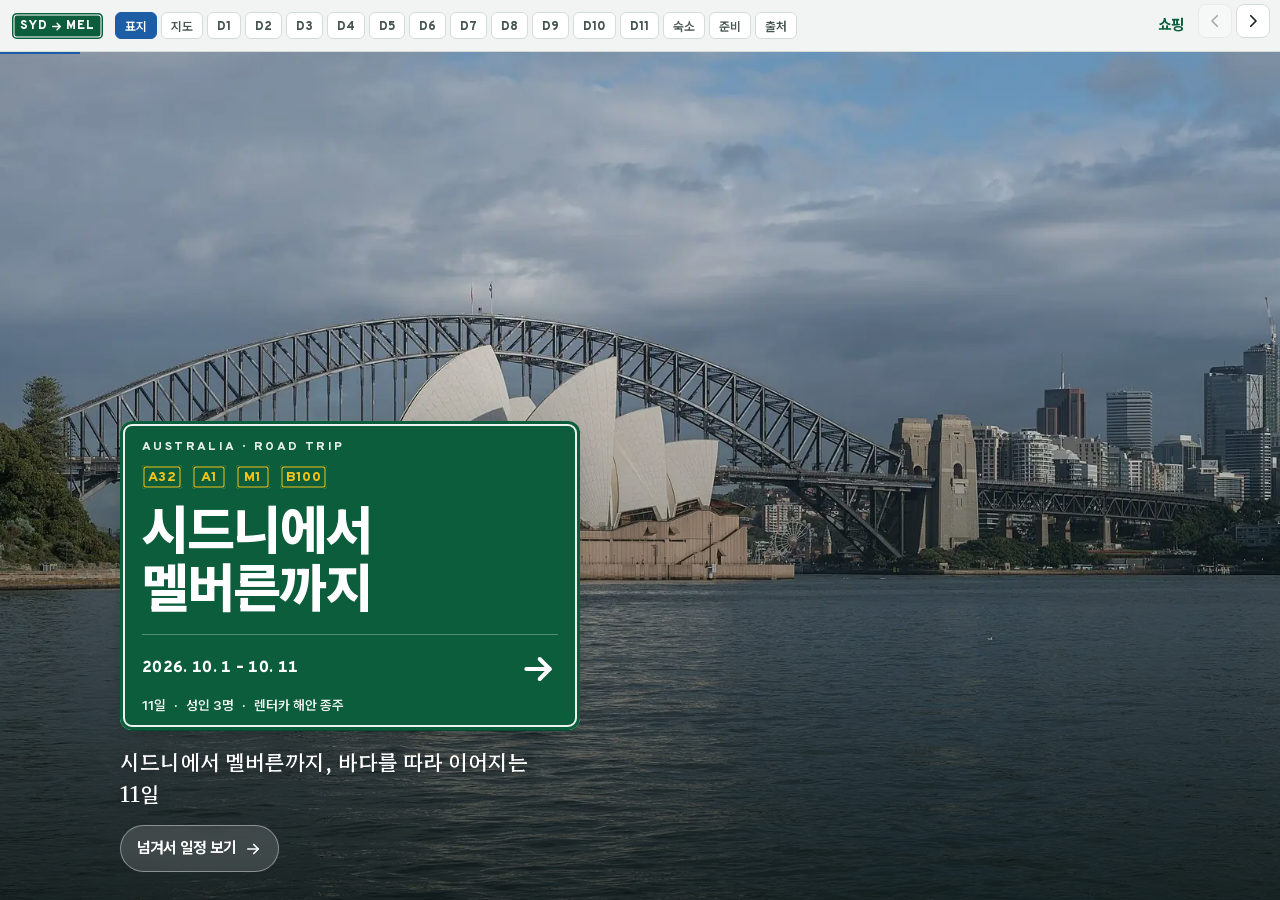
<file: index.html>
<!doctype html>
<html lang="ko">
<head>
<meta charset="utf-8">
<title>시드니에서 멜버른까지</title>
<meta name="viewport" content="width=device-width, initial-scale=1, viewport-fit=cover">
<meta name="robots" content="noindex, nofollow">
<meta name="description" content="2026년 10월 시드니→멜버른 해안 로드트립 11일 가이드">
<meta name="theme-color" content="#0B5D3B">
<link rel="icon" href="icons/icon.svg" type="image/svg+xml">
<link rel="manifest" href="manifest.webmanifest">
<link rel="apple-touch-icon" href="icons/apple-touch-icon.png">
<meta name="apple-mobile-web-app-capable" content="yes">
<meta name="apple-mobile-web-app-title" content="시드니→멜버른">
<meta name="apple-mobile-web-app-status-bar-style" content="black-translucent">
<link rel="preload" href="fonts/pretendard.woff2" as="font" type="font/woff2" crossorigin>
<link rel="stylesheet" href="style.css">
</head>
<body>
<header class="bar">
  <a class="brand" href="#cover" aria-label="표지로">
    <span class="brand-sign">SYD<svg viewBox="0 0 24 24" aria-hidden="true"><path d="M5 12h14M13 6l6 6-6 6"/></svg>MEL</span>
  </a>
  <nav class="chips" id="chips" aria-label="페이지"></nav>
  <div class="bar-btns">
    <a href="shopping.html" style="display:inline-flex;align-items:center;min-height:44px;padding:0 10px;color:#0B5D3B;font-weight:700;text-decoration:none;white-space:nowrap" aria-label="사진이 있는 호주 쇼핑 가격표">쇼핑</a>
    <button class="nav-btn" id="prev" aria-label="이전 페이지"><svg viewBox="0 0 24 24"><path d="M15 5l-7 7 7 7"/></svg></button>
    <button class="nav-btn" id="next" aria-label="다음 페이지"><svg viewBox="0 0 24 24"><path d="M9 5l7 7-7 7"/></svg></button>
  </div>
</header>
<main class="pager" id="pager"></main>
<div class="progress" aria-hidden="true"><i id="progress"></i></div>

<script src="trip.js"></script>
<script src="places.js"></script>
<script src="photos.js"></script>
<script src="map.js"></script>
<script src="app.js"></script>
</body>
</html>
</file>
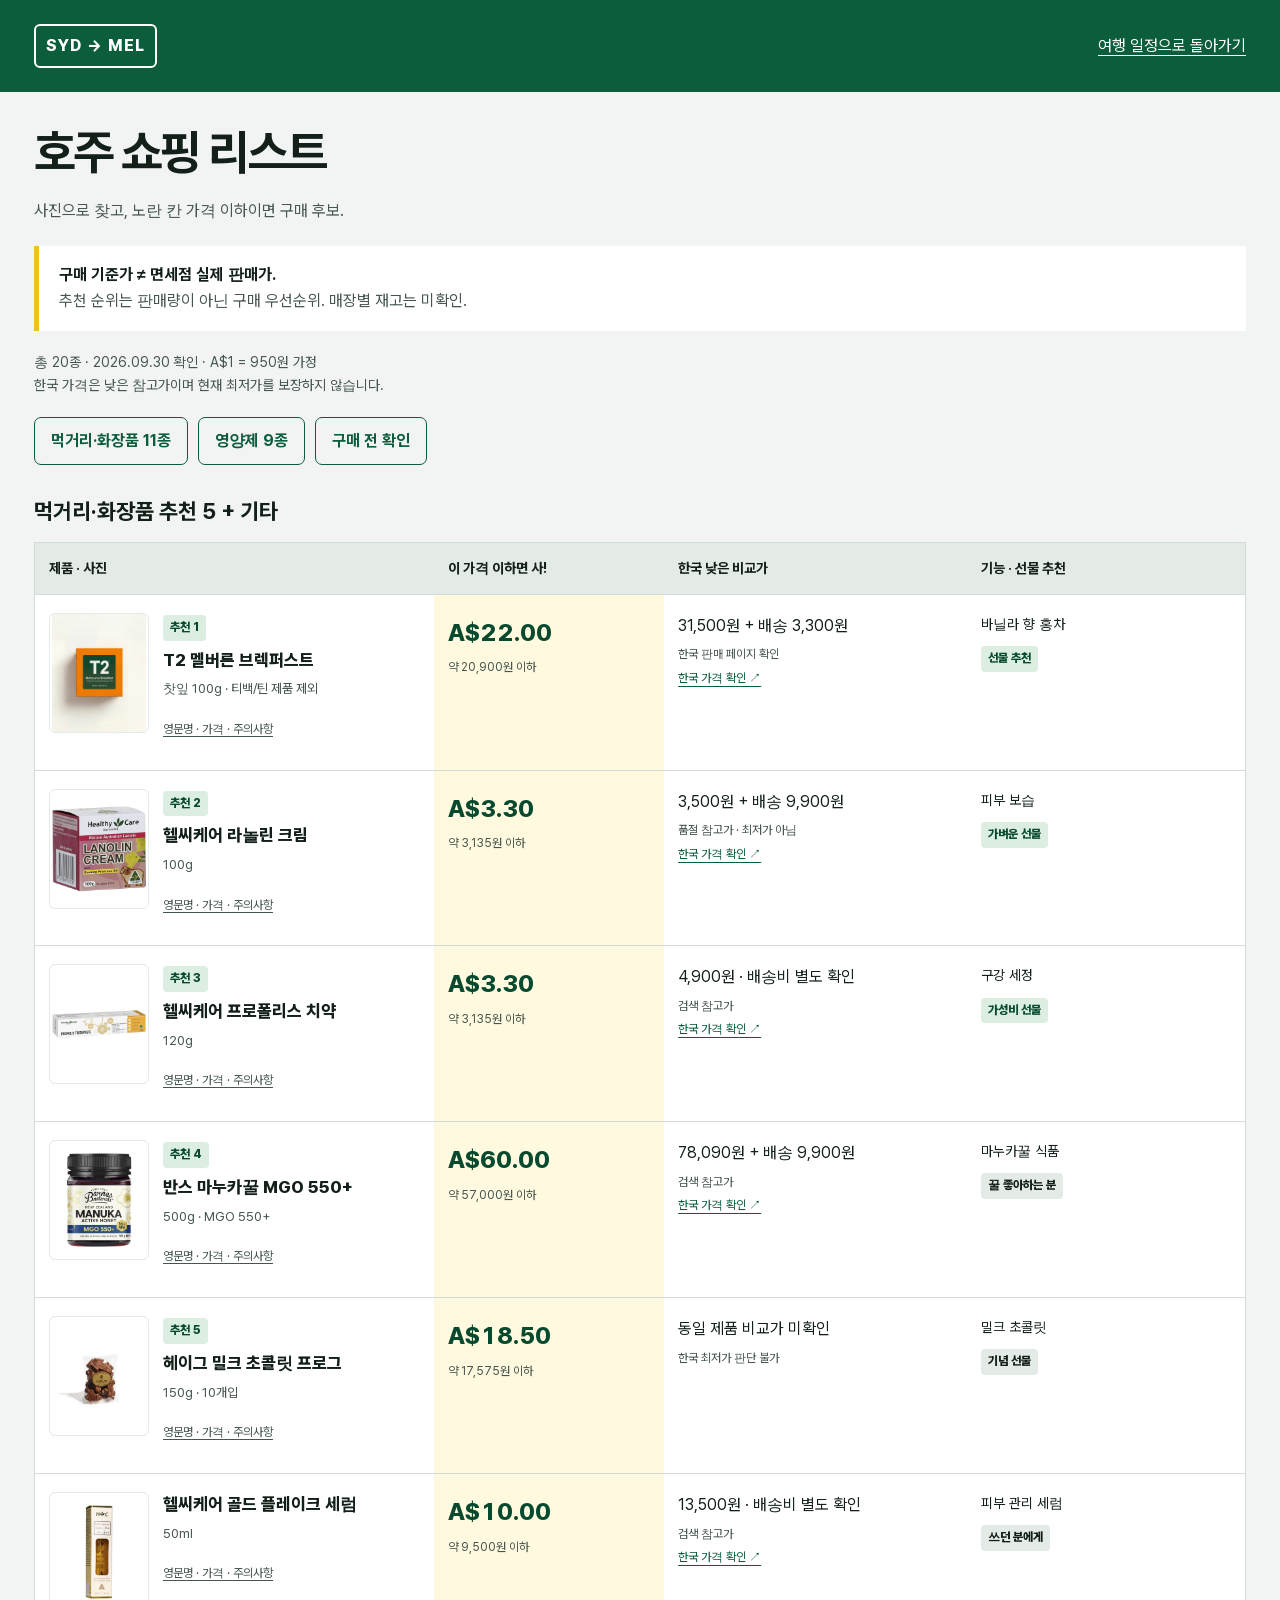
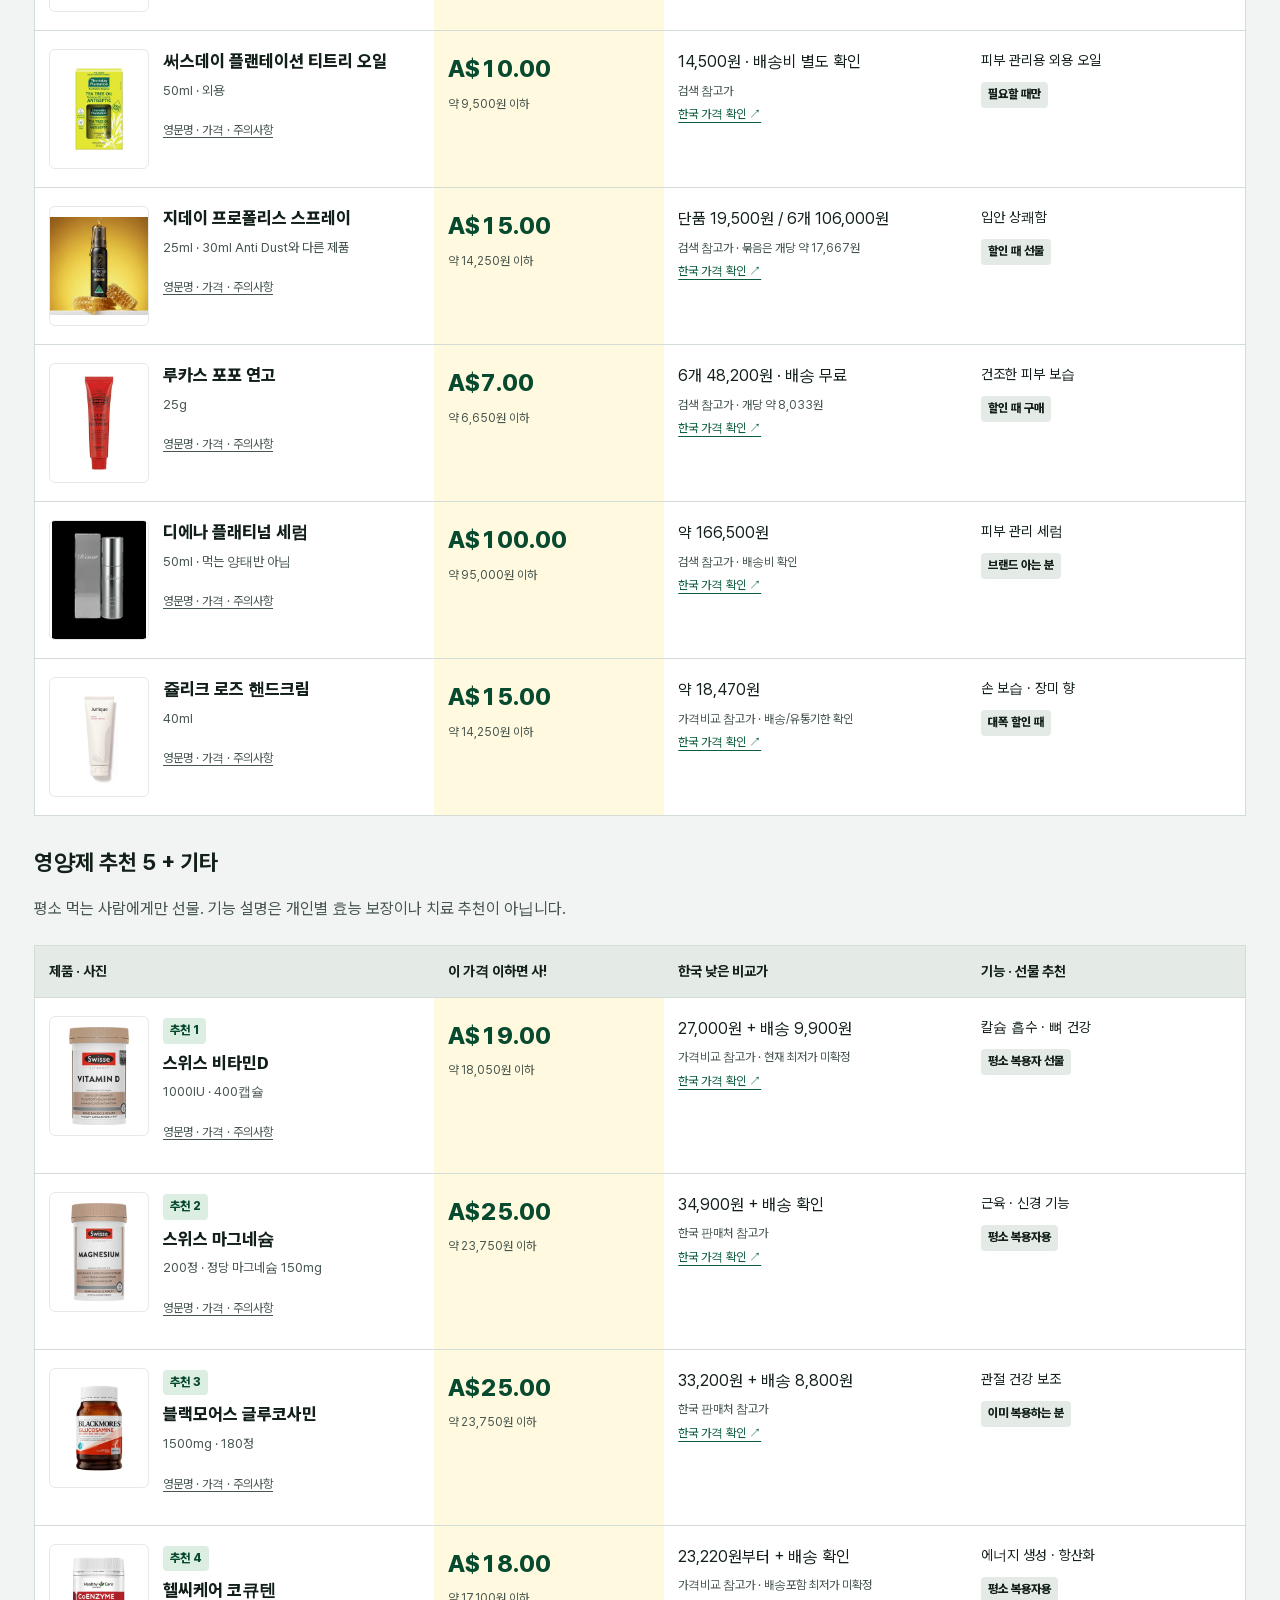
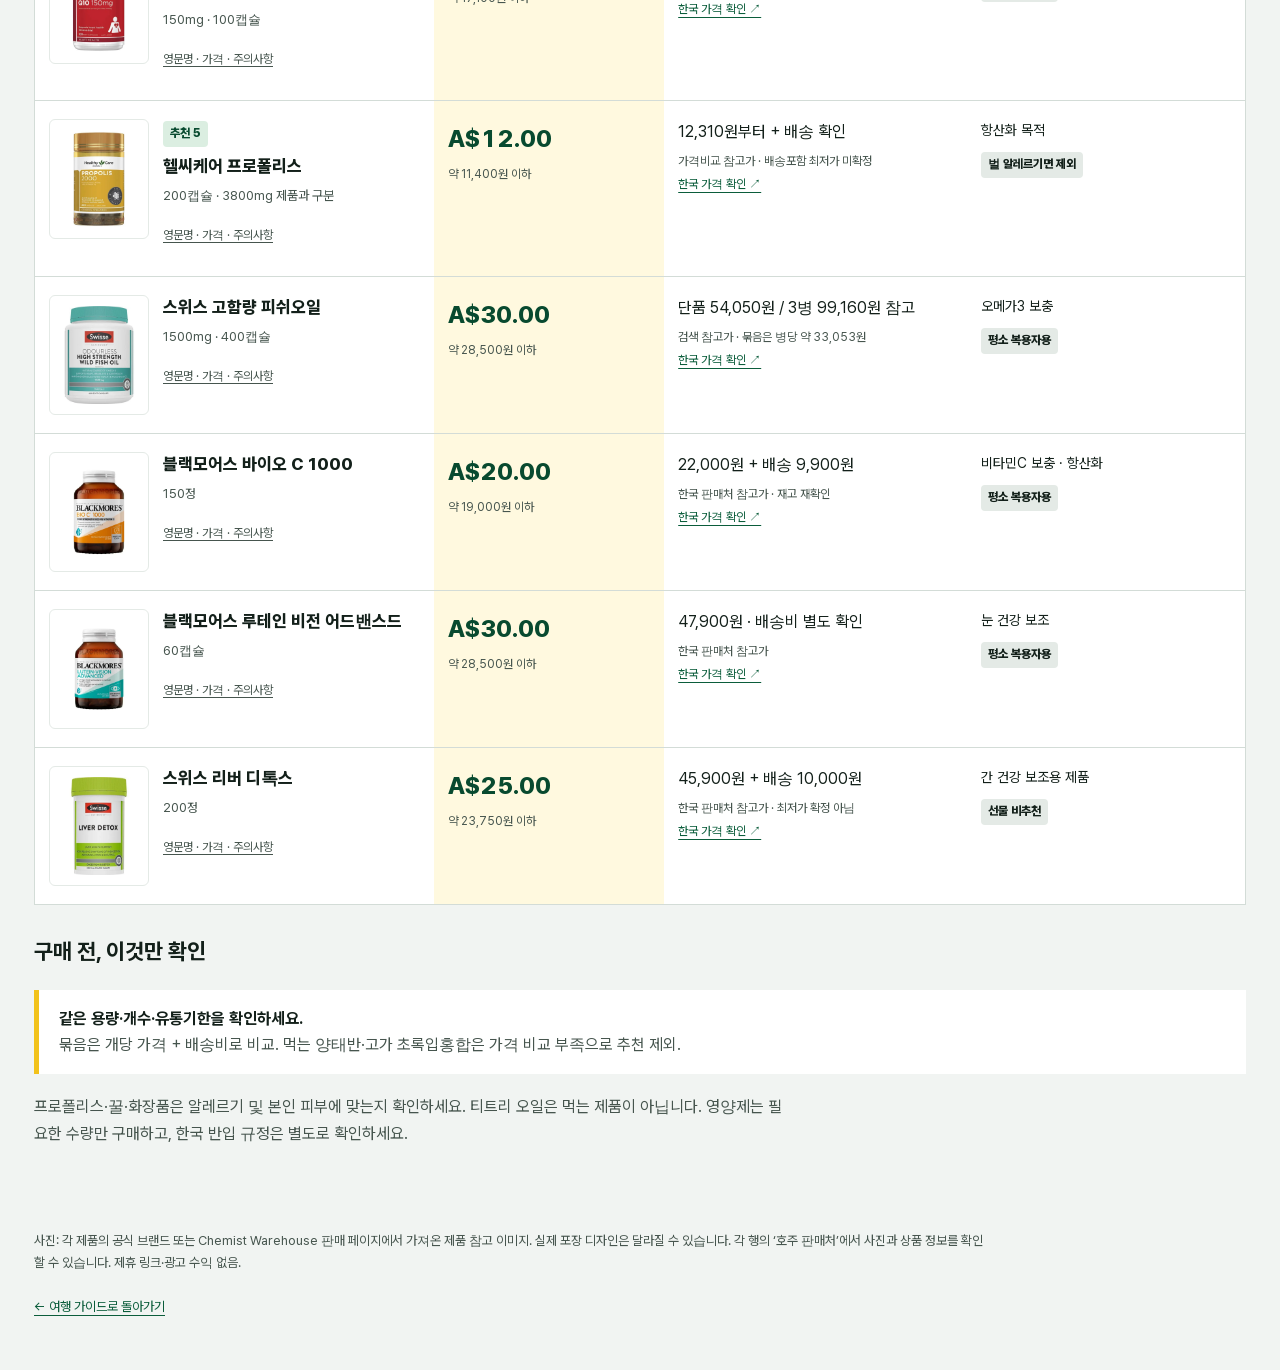
<file: shopping.html>
<!doctype html>
<html lang="ko">
<head>
<meta charset="utf-8">
<meta name="viewport" content="width=device-width,initial-scale=1">
<meta name="robots" content="noindex,nofollow">
<meta name="theme-color" content="#0B5D3B">
<title>호주 쇼핑 가격표 | 시드니→멜버른</title>
<link rel="icon" href="icons/icon.svg" type="image/svg+xml">
<style>
@font-face{font-family:Pretendard;src:url(fonts/pretendard.woff2) format('woff2');font-display:swap}
*{box-sizing:border-box}body{margin:0;background:#F1F4F2;color:#13201A;font:16px/1.65 Pretendard,'Malgun Gothic',sans-serif}a{color:#0B5D3B;text-underline-offset:4px}a:focus-visible{outline:3px solid #B78300;outline-offset:4px}header{background:#0B5D3B;color:white}header>div,main,footer{max-width:1260px;margin:auto;padding:24px}header a{color:white;display:inline-flex;align-items:center;min-height:44px}header>div{display:flex;justify-content:space-between;align-items:center;gap:16px}.sign{font-weight:800;letter-spacing:.06em;border:2px solid white;border-radius:6px;padding:3px 10px;text-decoration:none}h1{font-size:clamp(30px,5vw,48px);line-height:1.2;margin:8px 0 16px;letter-spacing:-.04em}h2{font-size:22px;margin:28px 0 12px}.eyebrow{font-size:13px;color:#46554E;font-weight:700;letter-spacing:.08em}.lead{max-width:760px;color:#46554E;margin-bottom:22px}.notice{background:#fff;border-left:5px solid #F2C21B;padding:16px 20px;margin:20px 0;color:#46554E}.notice strong{color:#13201A}.jump{display:flex;gap:10px;flex-wrap:wrap;margin:20px 0}.jump a{border:1px solid #0B5D3B;border-radius:7px;padding:10px 16px;text-decoration:none;font-weight:700;min-height:44px}.count{color:#46554E;font-size:14px}table{width:100%;border-collapse:collapse;background:#fff;border:1px solid #D3DCD7;table-layout:fixed}caption{text-align:left;padding:14px 0;font-weight:700}th{background:#E4EAE6;text-align:left;font-size:14px;padding:14px}td{padding:18px 14px;border-top:1px solid #D3DCD7;vertical-align:top;overflow-wrap:anywhere}th:first-child{width:30%}th:nth-child(2){width:16%}th:nth-child(3){width:18%}th:nth-child(4){width:15%}th:nth-child(5){width:21%}.product{display:grid;grid-template-columns:100px 1fr;gap:14px;align-items:start}.product img{width:100px;height:120px;object-fit:contain;background:white;border:1px solid #E4EAE6;border-radius:6px}.name{font-weight:800;font-size:17px;line-height:1.45;margin:0 0 5px}.en{font-size:12px;color:#46554E;line-height:1.4}.spec{font-size:13px;color:#46554E;margin-top:6px}small{display:block;font-size:12px;color:#46554E;line-height:1.55;margin-top:6px}.price{display:block;font-size:19px;font-weight:800;font-variant-numeric:tabular-nums;white-space:nowrap}.ceiling{background:#FFF9DF}.ceiling .price{color:#084A2F;font-size:24px}.tag{display:inline-block;font-size:12px;font-weight:800;background:#E4EAE6;border-radius:4px;padding:3px 7px;margin-bottom:7px}.good{background:#DBEEE1;color:#084A2F}.reason{font-size:14px;margin:0}.source{display:inline-block;padding:5px 0;min-height:32px;font-size:12px}footer{color:#46554E;font-size:13px;padding-bottom:40px}footer p{max-width:950px}.back{display:inline-block;min-height:44px;padding:10px 0}tr[id]{scroll-margin-top:16px}
@media(max-width:800px){header>div,main,footer{padding:16px}header>div{flex-wrap:wrap}thead{display:none}table,tbody{display:block;border:0;background:transparent}tr{display:grid;grid-template-columns:1fr 1fr;background:white;border:1px solid #D3DCD7;border-radius:10px;margin-bottom:16px;overflow:hidden}td{display:block;padding:12px 14px;border:0;font-size:14px;min-width:0}td:before{content:attr(data-label);display:block;color:#46554E;font-size:12px;font-weight:700;margin-bottom:5px}td:first-child{grid-column:1/-1;border-bottom:1px solid #E4EAE6}td:first-child:before{display:none}.product{grid-template-columns:80px 1fr}.product img{width:80px;height:105px}.ceiling{grid-column:1/-1;grid-row:2;display:flex;flex-wrap:wrap;align-items:center;gap:6px 14px}.ceiling:before{margin:0}.ceiling small{margin:0}.ceiling .price{font-size:25px}td:last-child{grid-column:1/-1;border-top:1px solid #E4EAE6}.source{min-height:44px}.name{font-size:17px}h2{margin-top:24px}}
@media print{header,.jump,.source,.back{display:none}body{background:white;font-size:12px}main,footer{padding:0}tr{break-inside:avoid}.notice{padding:8px}th,td{padding:8px}.product img{width:60px;height:80px}.product{grid-template-columns:60px 1fr}.price,.ceiling .price{font-size:16px}}
th:first-child{width:33%}th:nth-child(2){width:19%}th:nth-child(3){width:25%}th:nth-child(4){width:23%}details{margin-top:8px;font-size:12px}summary{cursor:pointer;min-height:44px;display:flex;align-items:center;text-decoration:underline;text-underline-offset:3px;color:#46554E}summary:focus-visible{outline:3px solid #B78300}.reason{margin-bottom:8px}@media(max-width:800px){td:nth-child(3){grid-column:1/-1}td:last-child{grid-column:1/-1}.ceiling{display:block}.ceiling:before{margin-bottom:5px}details .source{display:block}}
</style>
</head>
<body>
<header><div><a class="sign" href="index.html#cover">SYD → MEL</a><a href="index.html#day1">여행 일정으로 돌아가기</a></div></header>
<main>
<h1>호주 쇼핑 리스트</h1>
<p class="lead">사진으로 찾고, 노란 칸 가격 이하이면 구매 후보.</p>
<div class="notice"><strong>구매 기준가 ≠ 면세점 실제 판매가.</strong><br>추천 순위는 판매량이 아닌 구매 우선순위. 매장별 재고는 미확인.</div>
<p class="count">총 20종 · 2026.09.30 확인 · A$1 = 950원 가정<br>한국 가격은 낮은 참고가이며 현재 최저가를 보장하지 않습니다.</p>
<nav class="jump" aria-label="쇼핑 분류"><a href="#gifts">먹거리·화장품 11종</a><a href="#supplements">영양제 9종</a><a href="#before-buy">구매 전 확인</a></nav>
<h2 id="gifts">먹거리·화장품 추천 5 + 기타</h2>
<table aria-label="먹거리와 화장품 가격 비교"><thead><tr><th scope="col">제품 · 사진</th><th scope="col">이 가격 이하면 사!</th><th scope="col">한국 낮은 비교가</th><th scope="col">기능 · 선물 추천</th></tr></thead><tbody id="gift-rows"></tbody></table>
<h2 id="supplements">영양제 추천 5 + 기타</h2>
<p class="lead">평소 먹는 사람에게만 선물. 기능 설명은 개인별 효능 보장이나 치료 추천이 아닙니다.</p>
<table aria-label="영양제 가격 비교"><thead><tr><th scope="col">제품 · 사진</th><th scope="col">이 가격 이하면 사!</th><th scope="col">한국 낮은 비교가</th><th scope="col">기능 · 선물 추천</th></tr></thead><tbody id="supplement-rows"></tbody></table>
<h2 id="before-buy">구매 전, 이것만 확인</h2>
<div class="notice"><strong>같은 용량·개수·유통기한을 확인하세요.</strong><br>묶음은 개당 가격 + 배송비로 비교. 먹는 양태반·고가 초록입홍합은 가격 비교 부족으로 추천 제외.</div>
<p class="lead">프로폴리스·꿀·화장품은 알레르기 및 본인 피부에 맞는지 확인하세요. 티트리 오일은 먹는 제품이 아닙니다. 영양제는 필요한 수량만 구매하고, 한국 반입 규정은 별도로 확인하세요.</p>
<noscript><p>제품표를 보려면 브라우저의 JavaScript를 켜주세요.</p></noscript>
</main>
<footer><p>사진: 각 제품의 공식 브랜드 또는 Chemist Warehouse 판매 페이지에서 가져온 제품 참고 이미지. 실제 포장 디자인은 달라질 수 있습니다. 각 행의 ‘호주 판매처’에서 사진과 상품 정보를 확인할 수 있습니다. 제휴 링크·광고 수익 없음.</p><a class="back" href="index.html#cover">← 여행 가이드로 돌아가기</a></footer>
<script id="products" type="application/json">
[{"key":"t2","name":"T2 멜버른 브렉퍼스트","en":"Melbourne Breakfast Loose Leaf Cube","spec":"찻잎 100g · 티백/틴 제품 제외","au":22,"store":"T2 공식","kr":"31,500원 + 배송 3,300원","status":"한국 판매 페이지 확인","limit":22,"tag":"선물 추천","good":true,"reason":"가볍고 지역색 있는 선물. 찻잎 100g 기준.","url":"https://www.t2tea.com/products/melbourne-breakfast-loose-leaf-cube-100g?variant=47094563307773","kurl":"https://www.coupang.com/vp/products/8288691190","rank":1,"function":"바닐라 향 홍차"},
{"key":"lanolin","name":"헬씨케어 라놀린 크림","en":"Lanolin Cream with Evening Primrose Oil","spec":"100g","au":3.29,"store":"Chemist Warehouse","kr":"3,500원 + 배송 9,900원","status":"품절 참고가 · 최저가 아님","limit":3.3,"tag":"가벼운 선물","good":true,"reason":"피부에 맞을 때 소량 구매. 한국 비교가는 품절.","url":"https://www.chemistwarehouse.com.au/buy/74143/healthy-care-lanolin-cream-with-evening-primrose-oil-100g","kurl":"https://vitaminprince.com/product/헬씨케어-라놀린-크림-달맞이꽃-종자유-100g-healthy-care-lanolin-cream-with-evening-prim/844","rank":2,"function":"피부 보습"},
{"key":"toothpaste","name":"헬씨케어 프로폴리스 치약","en":"Healthy Care Propolis Toothpaste","spec":"120g","au":3.29,"store":"Chemist Warehouse","kr":"4,900원 · 배송비 별도 확인","status":"검색 참고가","limit":3.3,"tag":"가성비 선물","good":true,"reason":"프로폴리스 알레르기 주의. 일반 치약보다 우수하다는 뜻은 아님.","url":"https://www.chemistwarehouse.com.au/buy/59410/healthy-care-propolis-toothpaste-120g","kurl":"https://www.hojuplus.com/mobile/shop/ProdDetailMobile.php?PMInc=5254","rank":3,"function":"구강 세정"},
{"key":"gold","name":"헬씨케어 골드 플레이크 세럼","en":"Anti Ageing Gold Flake Face Serum","spec":"50ml","au":10.19,"store":"Chemist Warehouse","kr":"13,500원 · 배송비 별도 확인","status":"검색 참고가","limit":10,"tag":"쓰던 분에게","reason":"금 성분이 더 좋은 효과를 보장하지는 않음.","url":"https://www.chemistwarehouse.com.au/buy/69364/healthy-care-anti-ageing-gold-flake-face-serum-50ml","kurl":"https://www.hojuplus.com/shop/ProdMain.php?Ccode1=3&Ccode2=1&Ccode3=43&Ccode4=0&orderType=Score","function":"피부 관리 세럼"},
{"key":"teatree","name":"써스데이 플랜테이션 티트리 오일","en":"Thursday Plantation Tea Tree Oil","spec":"50ml · 외용","au":11.99,"store":"Chemist Warehouse","kr":"14,500원 · 배송비 별도 확인","status":"검색 참고가","limit":10,"tag":"필요할 때만","reason":"먹는 제품 아님. 피부 자극 주의.","url":"https://www.chemistwarehouse.com.au/buy/39927/thursday-plantation-tea-tree-pure-oil-50ml","kurl":"https://m.greenmussel.kr/goods/goods_list.php?brandCd=070","function":"피부 관리용 외용 오일"},
{"key":"honey","name":"반스 마누카꿀 MGO 550+","en":"Barnes Naturals New Zealand Manuka Honey","spec":"500g · MGO 550+","au":65.49,"store":"Chemist Warehouse","kr":"78,090원 + 배송 9,900원","status":"검색 참고가","limit":60,"tag":"꿀 좋아하는 분","reason":"MGO 550+·500g 동일품 비교. 치료 효과 추천 아님.","url":"https://www.chemistwarehouse.com.au/buy/149331/barnes-naturals-new-zealand-manuka-honey-500g-mgo-550","kurl":"https://hnbaustralia.com.au/category/barnes-naturals/1196/","rank":4,"function":"마누카꿀 식품"},
{"key":"spray","name":"지데이 프로폴리스 스프레이","en":"G’day Pure Breath Propolis Spray","spec":"25ml · 30ml Anti Dust와 다른 제품","au":18.5,"store":"G’day Honey 공식","kr":"단품 19,500원 / 6개 106,000원","status":"검색 참고가 · 묶음은 개당 약 17,667원","limit":15,"tag":"할인 때 선물","reason":"벌 제품 알레르기 주의. 25ml와 30ml 제품 구분.","url":"https://gdayhoney.com.au/collections/immunity-on-the-go","kurl":"https://www.coupang.com/vp/products/9337325148","function":"입안 상쾌함"},
{"key":"papaw","name":"루카스 포포 연고","en":"Lucas Papaw Ointment","spec":"25g","au":8.54,"store":"Chemist Warehouse","kr":"6개 48,200원 · 배송 무료","status":"검색 참고가 · 개당 약 8,033원","limit":7,"tag":"할인 때 구매","reason":"호주 현재가보다 한국 묶음 참고가가 조금 낮음.","url":"https://www.chemistwarehouse.com.au/buy/41820/lucas-papaw-ointment-25g","kurl":"https://www.coupang.com/np/search?q=루카스+포포크림","function":"건조한 피부 보습"},
{"key":"dena","name":"디에나 플래티넘 세럼","en":"D’ena Platinum Enriched Serum","spec":"50ml · 먹는 양태반 아님","au":140,"store":"D’ena 공식","kr":"약 166,500원","status":"검색 참고가 · 배송비 확인","limit":100,"tag":"브랜드 아는 분","reason":"먹는 양태반 아님. 품질 우위까지 확인된 것은 아님.","url":"https://denaskincare.com.au/products/platinum-enriched-serum-50ml","kurl":"https://www.coupang.com/vp/products/5830606044","function":"피부 관리 세럼"},
{"key":"jurlique","name":"쥴리크 로즈 핸드크림","en":"Jurlique Rose Hand Cream","spec":"40ml","au":38,"store":"Jurlique 공식","kr":"약 18,470원","status":"가격비교 참고가 · 배송/유통기한 확인","limit":15,"tag":"대폭 할인 때","reason":"호주 공식 정상가는 한국 참고가보다 비쌈.","url":"https://jurlique.com.au/products/rose-hand-cream","kurl":"https://prod.danawa.com/info/?pcode=36831143","function":"손 보습 · 장미 향"},
{"key":"haigh","name":"헤이그 밀크 초콜릿 프로그","en":"Haigh’s Milk Chocolate Frogs","spec":"150g · 10개입","au":18.5,"store":"Haigh’s 공식","kr":"동일 제품 비교가 미확인","status":"한국 최저가 판단 불가","limit":18.5,"tag":"기념 선물","reason":"공식가 이하 기준. 한국보다 저렴하다고 확인한 상품은 아님.","url":"https://www.haighschocolates.com.au/milk-chocolate-frogs-140g-simple","kurl":"","rank":5,"function":"밀크 초콜릿"},
{"key":"fish","group":"supplement","name":"스위스 고함량 피쉬오일","en":"Swisse Odourless High Strength Wild Fish Oil","spec":"1500mg · 400캡슐","au":39.99,"store":"Chemist Warehouse","kr":"단품 54,050원 / 3병 99,160원 참고","status":"검색 참고가 · 묶음은 병당 약 33,053원","limit":30,"tag":"평소 복용자용","reason":"한국 묶음가와 비교. 1500mg은 어유량이며 EPA·DHA 합계 아님.","url":"https://www.chemistwarehouse.com.au/buy/67489/swisse-ultiboost-odourless-high-strength-wild-fish-oil-1500mg-400-capsules","kurl":"https://www.coupang.com/np/search?q=스위스+오메가3","function":"오메가3 보충"},
{"key":"vitc","group":"supplement","name":"블랙모어스 바이오 C 1000","en":"Blackmores Bio C 1000","spec":"150정","au":21.99,"store":"Chemist Warehouse","kr":"22,000원 + 배송 9,900원","status":"한국 판매처 참고가 · 재고 재확인","limit":20,"tag":"평소 복용자용","reason":"다른 비타민 제품과 성분 중복 확인.","url":"https://www.chemistwarehouse.com.au/buy/150406/blackmores-bio-c-1000-150-tablets","kurl":"https://www.shopnmallkorea.com/goods/goods_view.php?goodsNo=1000000510","function":"비타민C 보충 · 항산화"},
{"key":"lutein","group":"supplement","name":"블랙모어스 루테인 비전 어드밴스드","en":"Blackmores Lutein Vision Advanced","spec":"60캡슐","au":34.99,"store":"Chemist Warehouse","kr":"47,900원 · 배송비 별도 확인","status":"한국 판매처 참고가","limit":30,"tag":"평소 복용자용","reason":"국내 동명 제품과 함량·성분이 다를 수 있음.","url":"https://www.chemistwarehouse.com.au/buy/103402/blackmores-lutein-vision-advanced-60-capsules","kurl":"https://spriser.cafe24.com/product/list.html?cate_no=152","function":"눈 건강 보조"},
{"key":"liver","group":"supplement","name":"스위스 리버 디톡스","en":"Swisse Ultiboost Liver Detox","spec":"200정","au":28.99,"store":"Chemist Warehouse","kr":"45,900원 + 배송 10,000원","status":"한국 판매처 참고가 · 최저가 확정 아님","limit":25,"tag":"선물 비추천","reason":"디톡스라는 이름이 치료 효과를 보장하지 않음.","url":"https://www.chemistwarehouse.com.au/buy/80460/swisse-ultiboost-liver-detox-200-tablets","kurl":"https://m.gmarket.co.kr/n/minishop/hoju09/list?isShopCategory=false&lcode=100000068","function":"간 건강 보조용 제품"},
{"key":"vitd","rank":1,"name":"스위스 비타민D","en":"Swisse Vitamin D","spec":"1000IU · 400캡슐","au":19.49,"kr":"27,000원 + 배송 9,900원","status":"가격비교 참고가 · 현재 최저가 미확정","limit":19,"function":"칼슘 흡수 · 뼈 건강","tag":"평소 복용자 선물","reason":"다른 비타민D 제품과 중복 확인.","url":"https://www.chemistwarehouse.com.au/buy/69162/swisse-vitamin-d-400-capsules","kurl":"https://www.enuri.com/detail.jsp?modelno=27232106","group":"supplement","store":"Chemist Warehouse"},
{"key":"magnesium","rank":2,"name":"스위스 마그네슘","en":"Swisse Ultiboost Magnesium","spec":"200정 · 정당 마그네슘 150mg","au":26.49,"kr":"34,900원 + 배송 확인","status":"한국 판매처 참고가","limit":25,"function":"근육 · 신경 기능","tag":"평소 복용자용","reason":"신장 질환·복용약이 있으면 약사에게 먼저 확인.","url":"https://www.chemistwarehouse.com.au/buy/69163/swisse-ultiboost-magnesium-200-tablets","kurl":"https://www.11st.co.kr/products/2330672778","group":"supplement","store":"Chemist Warehouse"},
{"key":"glucosamine","rank":3,"name":"블랙모어스 글루코사민","en":"Blackmores Glucosamine Sulfate One-A-Day","spec":"1500mg · 180정","au":27.99,"kr":"33,200원 + 배송 8,800원","status":"한국 판매처 참고가","limit":25,"function":"관절 건강 보조","tag":"이미 복용하는 분","reason":"효과 개인차. 와파린 등 복용약이 있으면 전문가 확인.","url":"https://www.chemistwarehouse.com.au/buy/58934/blackmores-glucosamine-sulfate-1500mg-one-a-day-180-tablets","kurl":"https://www.nzlandshop.com/goods/goods_view.php?goodsNo=5118","group":"supplement","store":"Chemist Warehouse"},
{"key":"coq10","rank":4,"name":"헬씨케어 코큐텐","en":"Healthy Care CoEnzyme Q10","spec":"150mg · 100캡슐","au":20.99,"kr":"23,220원부터 + 배송 확인","status":"가격비교 참고가 · 배송포함 최저가 미확정","limit":18,"function":"에너지 생성 · 항산화","tag":"평소 복용자용","reason":"심장병 치료용 추천 아님. 복용약과 병용 여부 확인.","url":"https://www.chemistwarehouse.com.au/buy/67884/healthy-care-coenzyme-q10-150mg-100-capsules","kurl":"https://www.enuri.com/search.jsp?keyword=코엔자임Q10효능","group":"supplement","store":"Chemist Warehouse"},
{"key":"propolis","rank":5,"name":"헬씨케어 프로폴리스","en":"Healthy Care Propolis 2000mg","spec":"200캡슐 · 3800mg 제품과 구분","au":14.39,"kr":"12,310원부터 + 배송 확인","status":"가격비교 참고가 · 배송포함 최저가 미확정","limit":12,"function":"항산화 목적","tag":"벌 알레르기면 제외","reason":"한국 상품가도 낮으므로 묶음가까지 비교.","url":"https://www.chemistwarehouse.com.au/buy/69367/healthy-care-propolis-2000mg-200-capsules","kurl":"https://www.enuri.com/list.jsp?cate=15012502&tabType=1","group":"supplement","store":"Chemist Warehouse"}]
</script>
<script>
const products=JSON.parse(document.getElementById('products').textContent);
const money=n=>Math.round(n*950).toLocaleString('ko-KR');
const safe=s=>String(s).replace(/[&<>"']/g,c=>({'&':'&amp;','<':'&lt;','>':'&gt;','"':'&quot;',"'":'&#39;'}[c]));
const row=p=>`<tr><td data-label="제품"><div class="product"><img src="img/shop-${p.key}-S.webp" alt="${safe(p.en)} 제품 사진" width="100" height="120" loading="lazy"><div>${p.rank?`<span class="tag good">추천 ${p.rank}</span>`:''}<p class="name">${safe(p.name)}</p><div class="spec">${safe(p.spec)}</div><details><summary>영문명 · 가격 · 주의사항</summary><small>${safe(p.en)}<br>호주 참고 A$${p.au.toFixed(2)} · ${safe(p.store)}<br>${safe(p.reason)}</small><a class="source" href="${safe(p.url)}" target="_blank" rel="noopener noreferrer">호주 판매처 ↗</a></details></div></div></td><td class="ceiling" data-label="이 가격 이하면 사!"><span class="price">A$${p.limit.toFixed(2)}</span><small>약 ${money(p.limit)}원 이하</small></td><td data-label="한국 낮은 비교가">${safe(p.kr)}<small>${safe(p.status)}</small>${p.kurl?`<a class="source" href="${safe(p.kurl)}" target="_blank" rel="noopener noreferrer">한국 가격 확인 ↗</a>`:''}</td><td data-label="기능 · 선물 추천"><p class="reason">${safe(p.function)}</p><span class="tag ${p.good?'good':''}">${safe(p.tag)}</span></td></tr>`;
document.getElementById('gift-rows').innerHTML=products.filter(p=>!p.group).sort((a,b)=>(a.rank||99)-(b.rank||99)).map(row).join('');
document.getElementById('supplement-rows').innerHTML=products.filter(p=>p.group==='supplement').sort((a,b)=>(a.rank||99)-(b.rank||99)).map(row).join('');
if('serviceWorker' in navigator&&location.protocol!=='file:')navigator.serviceWorker.register('sw.js').catch(()=>{});
</script>
</body>
</html>
</file>
<file: style.css>
/* ─────────────────────────────────────────────
   시드니에서 멜버른까지 — 호주 도로표지판 × 매거진
   ───────────────────────────────────────────── */

@font-face { font-family: "Pretendard"; src: url("fonts/pretendard.woff2") format("woff2"); font-weight: 100 900; font-display: swap; }
@font-face { font-family: "Hahmlet"; src: url("fonts/hahmlet.woff2") format("woff2"); font-weight: 100 900; font-display: swap; }
@font-face { font-family: "Overpass"; src: url("fonts/overpass.woff2") format("woff2"); font-weight: 100 900; font-display: swap; }

:root {
  /* 바탕 — 유칼립투스 잎 쪽으로 살짝 기운 회녹색 */
  --paper: #F1F4F2;
  --paper-2: #E4EAE6;
  --card: #FFFFFF;
  --ink: #13201A;
  --ink-2: #46554E;
  --ink-3: #74837C;
  --line: #D3DCD7;
  --sea: #D5E4E6;
  --land: #F8FAF7;
  --land-edge: #B9C8C1;

  /* 도로표지판 */
  --sign: #0B5D3B;
  --sign-deep: #084A2F;
  --sign-ink: #FFFFFF;
  --gold: #F2C21B;
  --warn: #F6C519;
  --warn-ink: #15130A;
  --ok: #1D7A4C;

  /* 지역색 */
  --r-sydney: #1D5DA6;
  --r-mountain: #4B7A58;
  --r-coast: #A8762F;
  --r-ocean: #0B6A73;
  --r-melbourne: #8B3861;
  --r-saigon: #BF3328;
  --r-home: #55606B;

  --accent: var(--sign);
  --bar-h: 52px;

  --f-body: "Pretendard", "Apple SD Gothic Neo", "Malgun Gothic", system-ui, sans-serif;
  --f-head: "Hahmlet", "Nanum Myeongjo", "AppleMyungjo", "Batang", serif;
  --f-sign: "Overpass", "Pretendard", "Arial Narrow", system-ui, sans-serif;

  color-scheme: light;
}
@media (prefers-color-scheme: dark) {
  :root:not([data-theme="light"]) {
    --paper: #0D1411; --paper-2: #141D19; --card: #17211C;
    --ink: #E3EAE6; --ink-2: #A8B5AE; --ink-3: #7B8983; --line: #26332D;
    --sea: #12242A; --land: #1B2621; --land-edge: #33443C;
    --sign: #0E6B45; --sign-deep: #0A5234;
    --r-sydney: #6FA2E0; --r-mountain: #8CBA97; --r-coast: #DDAE68; --r-ocean: #4DB1B9;
    --r-melbourne: #D884AC; --r-saigon: #EE7A6C; --r-home: #A2ADB7;
    color-scheme: dark;
  }
}
:root[data-theme="dark"] {
  --paper: #0D1411; --paper-2: #141D19; --card: #17211C;
  --ink: #E3EAE6; --ink-2: #A8B5AE; --ink-3: #7B8983; --line: #26332D;
  --sea: #12242A; --land: #1B2621; --land-edge: #33443C;
  --sign: #0E6B45; --sign-deep: #0A5234;
  --r-sydney: #6FA2E0; --r-mountain: #8CBA97; --r-coast: #DDAE68; --r-ocean: #4DB1B9;
  --r-melbourne: #D884AC; --r-saigon: #EE7A6C; --r-home: #A2ADB7;
  color-scheme: dark;
}

.r-sydney { --accent: var(--r-sydney); }
.r-mountain { --accent: var(--r-mountain); }
.r-coast { --accent: var(--r-coast); }
.r-ocean { --accent: var(--r-ocean); }
.r-melbourne { --accent: var(--r-melbourne); }
.r-saigon { --accent: var(--r-saigon); }
.r-home { --accent: var(--r-home); }

* { box-sizing: border-box; }
html, body { margin: 0; height: 100%; }
body {
  background: var(--paper);
  color: var(--ink);
  font: 400 15.5px/1.6 var(--f-body);
  -webkit-font-smoothing: antialiased;
  word-break: keep-all;
  overflow-wrap: anywhere;
  overflow: hidden;
}
img { max-width: 100%; display: block; }
a { color: inherit; }
button { font: inherit; color: inherit; }
svg { stroke: currentColor; fill: none; stroke-width: 1.8; stroke-linecap: round; stroke-linejoin: round; }
:focus-visible { outline: 3px solid var(--gold); outline-offset: 2px; border-radius: 4px; }
.num { font-family: var(--f-sign); font-variant-numeric: tabular-nums; }

/* ── 상단 바 ─────────────────────────────── */
.bar {
  position: fixed; inset: 0 0 auto 0; height: calc(var(--bar-h) + env(safe-area-inset-top)); z-index: 20;
  display: flex; align-items: center; gap: 10px; padding: 0 10px 0 12px;
  padding-top: env(safe-area-inset-top);
  background: color-mix(in oklab, var(--paper) 88%, transparent);
  backdrop-filter: blur(12px); -webkit-backdrop-filter: blur(12px);
  border-bottom: 1px solid var(--line);
}
.brand { text-decoration: none; flex: none; }
.brand-sign {
  display: inline-flex; align-items: center; gap: 3px;
  background: var(--sign); color: var(--sign-ink);
  font: 800 12.5px/1 var(--f-sign); letter-spacing: .06em;
  padding: 7px 8px 6px; border-radius: 5px;
  box-shadow: inset 0 0 0 1.5px var(--sign), inset 0 0 0 2.5px #fff;
}
.brand-sign svg { width: 13px; height: 13px; stroke-width: 2.6; }
.chips {
  flex: 1; min-width: 0; display: flex; gap: 4px; overflow-x: auto; scrollbar-width: none;
  scroll-behavior: smooth; padding: 2px;
}
.chips::-webkit-scrollbar { display: none; }
.chip {
  flex: none; border: 1px solid var(--line); background: var(--card);
  border-radius: 6px; padding: 5px 9px 4px; cursor: pointer;
  font: 600 12.5px/1.2 var(--f-body); color: var(--ink-2); white-space: nowrap;
}
.chip b { font: 800 12.5px/1 var(--f-sign); }
.chip[aria-current="true"] { background: var(--accent); border-color: var(--accent); color: #fff; }
.bar-btns { display: flex; gap: 4px; flex: none; }
.nav-btn {
  width: 34px; height: 34px; border-radius: 8px; border: 1px solid var(--line);
  background: var(--card); display: grid; place-items: center; cursor: pointer;
}
.nav-btn svg { width: 18px; height: 18px; stroke-width: 2.2; }
.nav-btn:disabled { opacity: .35; cursor: default; }
.progress { position: fixed; left: 0; right: 0; top: calc(var(--bar-h) + env(safe-area-inset-top)); height: 2px; z-index: 21; }
.progress i { display: block; height: 100%; width: 0; background: var(--accent); transition: width .3s, background .3s; }

/* ── 페이지 넘김 ─────────────────────────── */
.pager {
  position: fixed; inset: calc(var(--bar-h) + env(safe-area-inset-top)) 0 0 0;
  display: flex; overflow-x: auto; overflow-y: hidden;
  scroll-snap-type: x mandatory; overscroll-behavior-x: contain; scrollbar-width: none;
}
.pager::-webkit-scrollbar { display: none; }
.page {
  flex: 0 0 100%; height: 100%; overflow-y: auto; overflow-x: hidden;
  scroll-snap-align: start; scroll-snap-stop: always;
  overscroll-behavior-y: contain; position: relative;
}
.wrap { max-width: 1080px; margin: 0 auto; padding: 28px 20px 64px; }

@media (max-width: 699px) {
  :root { --bar-h: 56px; }
  .bar { gap: 6px; padding-right: 8px; padding-left: 8px; }
  .chips { gap: 5px; }
  .chip { min-width: 40px; min-height: 40px; padding: 8px 10px; }
  .nav-btn { width: 42px; height: 42px; }
}

/* ── 공통 타이포 ─────────────────────────── */
.eyebrow {
  font: 700 12px/1.3 var(--f-sign); letter-spacing: .14em; text-transform: uppercase;
  color: var(--accent); margin: 0 0 8px;
}
.h-page {
  font: 600 clamp(28px, 5.4vw, 44px)/1.18 var(--f-head); letter-spacing: -.01em;
  margin: 0 0 10px; text-wrap: balance;
}
.lead { color: var(--ink-2); max-width: 60ch; margin: 0; }
.sec { margin-top: 34px; }
.sec-h {
  display: flex; align-items: baseline; gap: 10px; margin: 0 0 14px;
  font: 700 14px/1.3 var(--f-body); letter-spacing: .02em; color: var(--ink);
}
.sec-h::after { content: ""; flex: 1; height: 1px; background: var(--line); transform: translateY(-4px); }
.sec-h small { font-weight: 500; color: var(--ink-3); }

/* ── 도로 표지 부품 ──────────────────────── */
.shield {
  display: inline-flex; align-items: center; justify-content: center;
  min-width: 34px; height: 24px; padding: 2px 6px 0;
  background: var(--sign); color: var(--gold);
  font: 800 14px/1 var(--f-sign); letter-spacing: .02em;
  border-radius: 4px; box-shadow: inset 0 0 0 1.5px var(--sign), inset 0 0 0 2.5px var(--gold);
}
.gsign {
  background: var(--sign); color: var(--sign-ink); border-radius: 12px; padding: 16px 18px 14px;
  box-shadow: inset 0 0 0 3px var(--sign), inset 0 0 0 5px rgba(255,255,255,.92), 0 1px 0 var(--sign-deep), 0 10px 24px -14px rgba(0,0,0,.45);
}
.gsign-roads { display: flex; flex-wrap: wrap; align-items: center; gap: 6px 10px; margin-bottom: 12px; }
.gsign-roads .road { display: inline-flex; align-items: center; gap: 7px; font: 600 13px/1 var(--f-body); opacity: .95; }
.gsign-rows { display: grid; gap: 0; margin: 0; }
.gsign-rows > div {
  display: flex; justify-content: space-between; align-items: baseline; gap: 12px;
  padding: 8px 0; border-top: 1px solid rgba(255,255,255,.28);
}
.gsign-rows > div:first-child { border-top: 0; padding-top: 0; }
.gsign-rows dt { font: 500 14px/1.3 var(--f-body); opacity: .9; }
.gsign-rows dd { margin: 0; font: 800 19px/1.2 var(--f-sign); letter-spacing: .01em; text-align: right; font-variant-numeric: tabular-nums; }

.warn {
  display: flex; gap: 12px; align-items: center;
  background: var(--warn); color: var(--warn-ink); border-radius: 10px; padding: 11px 14px;
  font-weight: 700; font-size: 14.5px; line-height: 1.4;
}
.diamond {
  flex: none; width: 26px; height: 26px; display: grid; place-items: center;
  transform: rotate(45deg); border: 2.5px solid var(--warn-ink); border-radius: 4px;
}
.diamond span { transform: rotate(-45deg); font: 900 14px/1 var(--f-sign); }

/* ── 표지 ────────────────────────────────── */
.cover { background: #0c1a14; color: #fff; }
.cover { overflow: hidden; }
.cover-photo, .cover-photo img { position: absolute; inset: 0; margin: 0; width: 100%; height: 100%; object-fit: cover; }
.cover-photo img { object-position: 50% 42%; }
.cover::after {
  content: ""; position: absolute; inset: 0;
  background: linear-gradient(180deg, rgba(4,14,10,.05) 30%, rgba(4,14,10,.72) 100%);
}
.cover-body {
  position: absolute; z-index: 1; left: 0; right: 0; bottom: 0;
  padding: 24px 20px calc(28px + env(safe-area-inset-bottom));
  display: grid; gap: 16px; max-width: 1080px; margin: 0 auto;
}
.cover .gsign { max-width: 460px; padding: 20px 22px 18px; }
.cover-kicker { font: 800 12px/1 var(--f-sign); letter-spacing: .2em; opacity: .9; margin: 0 0 12px; }
.cover-title { font: 800 clamp(34px, 8vw, 54px)/1.08 var(--f-body); letter-spacing: -.02em; margin: 0; }
.cover-arrow { display: flex; align-items: center; justify-content: space-between; gap: 14px; margin-top: 16px; padding-top: 14px; border-top: 1px solid rgba(255,255,255,.3); }
.cover-arrow .num { font-size: 16px; font-weight: 800; letter-spacing: .02em; }
.cover-arrow svg { width: 40px; height: 40px; stroke-width: 2.4; flex: none; }
.cover-meta { display: flex; gap: 8px; flex-wrap: wrap; margin-top: 10px; font: 600 13.5px/1 var(--f-body); opacity: .92; }
.cover-tag { font: 500 clamp(17px, 2.6vw, 21px)/1.5 var(--f-head); margin: 0; max-width: 32ch; text-shadow: 0 1px 12px rgba(0,0,0,.4); }
.cover-go {
  justify-self: start; display: inline-flex; align-items: center; gap: 8px; cursor: pointer;
  background: rgba(255,255,255,.14); border: 1px solid rgba(255,255,255,.4); color: #fff;
  padding: 10px 16px; border-radius: 999px; font-weight: 700; backdrop-filter: blur(6px);
}
.cover-go svg { width: 18px; height: 18px; stroke-width: 2.2; }
.credit-tiny { position: absolute; z-index: 1; right: 12px; top: 10px; font-size: 11px; opacity: .65; color: #fff; }

/* ── 한눈에(개요) ────────────────────────── */
.overview-grid { display: grid; gap: 26px; margin-top: 22px; }
@media (min-width: 900px) { .overview-grid { grid-template-columns: 1.25fr 1fr; align-items: start; } }
.map-box { background: var(--sea); border-radius: 14px; overflow: hidden; border: 1px solid var(--line); }
.map-box svg { display: block; width: 100%; height: auto; }
.map-legend { display: flex; flex-wrap: wrap; gap: 6px 14px; padding: 10px 14px 12px; font-size: 12.5px; color: var(--ink-2); background: var(--card); border-top: 1px solid var(--line); }
.map-legend span { display: inline-flex; align-items: center; gap: 6px; }
.map-legend i { width: 18px; height: 4px; border-radius: 2px; background: var(--accent); }
.day-index { list-style: none; margin: 0; padding: 0; display: grid; gap: 0; }
.day-index li + li { border-top: 1px solid var(--line); }
.day-index button {
  width: 100%; display: grid; grid-template-columns: 52px 1fr auto; gap: 12px; align-items: center;
  text-align: left; background: none; border: 0; padding: 11px 4px; cursor: pointer;
}
.day-index button:hover .di-title { color: var(--accent); }
.di-no { background: var(--accent); color: #fff; border-radius: 6px; text-align: center; padding: 6px 0 4px; font: 800 13px/1 var(--f-sign); }
.di-no small { display: block; font-weight: 600; font-size: 10.5px; opacity: .85; margin-top: 3px; }
.di-title { font-weight: 700; font-size: 14.5px; line-height: 1.35; transition: color .2s; }
.di-stay { display: block; font-weight: 400; font-size: 12.5px; color: var(--ink-3); margin-top: 2px; }
.di-arrow { width: 16px; height: 16px; color: var(--ink-3); }

/* 지도 — 도형은 SVG, 글자·점은 HTML(화면 크기와 무관하게 읽히도록) */
.mapc { position: relative; width: 100%; }
.mapc svg { position: absolute; inset: 0; width: 100%; height: 100%; }
.m-land { fill: var(--land); stroke: var(--land-edge); }
.m-border { stroke: var(--ink-3); stroke-width: 1.2; stroke-dasharray: 2 5; opacity: .6; vector-effect: non-scaling-stroke; }
.m-seg, .m-seg-bg { fill: none; vector-effect: non-scaling-stroke; }
.m-seg { stroke: var(--accent); stroke-width: 3.5; }
.m-seg-bg { stroke: var(--land); stroke-width: 7.5; }
.m-seg.dim { stroke: var(--ink-3); opacity: .3; stroke-width: 2.5; }
.md { position: absolute; width: 9px; height: 9px; margin: -4.5px 0 0 -4.5px; border-radius: 50%; background: var(--card); border: 2px solid var(--ink); }
.md.stay { width: 11px; height: 11px; margin: -5.5px 0 0 -5.5px; background: var(--ink); border-color: var(--land); box-shadow: 0 0 0 1.5px var(--ink); }
.ml {
  position: absolute; white-space: nowrap; pointer-events: none;
  font: 700 12px/1.1 var(--f-body); color: var(--ink);
  text-shadow: 0 0 2px var(--land), 0 0 3px var(--land), 0 0 6px var(--land), 0 0 6px var(--land);
}
.ml.r { transform: translate(9px, -50%); }
.ml.l { transform: translate(calc(-100% - 9px), -50%); }
.ml.t { transform: translate(-50%, calc(-100% - 8px)); }
.ml.b { transform: translate(-50%, 8px); }
@media (min-width: 700px) { .ml { font-size: 13.5px; } }
.mw { position: absolute; transform: translate(-50%, -50%); white-space: nowrap; pointer-events: none; font: 700 9.5px/1 var(--f-sign); letter-spacing: .3em; }
.mw.sea { color: color-mix(in oklab, var(--r-ocean) 55%, var(--sea)); }
.mw.state { color: var(--ink-3); opacity: .75; }
@media (min-width: 700px) { .mw { font-size: 11px; } }
.md-key { display: inline-block; width: 10px; height: 10px; border-radius: 50%; background: var(--ink); }

/* ── 날짜 페이지 ─────────────────────────── */
.day { display: grid; min-height: 100%; }
.day-photo { position: relative; height: 46svh; min-height: 280px; background: #13201a; overflow: hidden; }
.day-photo img { width: 100%; height: 100%; object-fit: cover; }
.day-photo::after { content: ""; position: absolute; inset: 0; background: linear-gradient(180deg, rgba(0,0,0,.28), transparent 32%, transparent 70%, rgba(0,0,0,.35)); }
.day-sign {
  position: absolute; z-index: 1; left: 16px; top: 16px;
  background: var(--sign); color: #fff; border-radius: 9px; padding: 9px 13px 8px;
  box-shadow: inset 0 0 0 2px var(--sign), inset 0 0 0 3.5px #fff, 0 6px 18px -8px rgba(0,0,0,.6);
  display: grid; gap: 3px;
}
.day-sign .d { font: 900 26px/1 var(--f-sign); letter-spacing: .02em; }
.day-sign .d small { font-size: 13px; font-weight: 800; letter-spacing: .12em; margin-right: 5px; vertical-align: 5px; }
.day-sign .dt { font: 700 12.5px/1 var(--f-sign); letter-spacing: .08em; opacity: .92; }
.day-sign .rg { justify-self: start; margin-top: 4px; background: #fff; color: var(--sign); border-radius: 4px; padding: 3px 6px 2px; font: 700 11px/1.2 var(--f-body); }
.photo-cap { position: absolute; z-index: 1; left: 16px; bottom: 12px; right: 16px; color: #fff; font-size: 12px; opacity: .92; text-shadow: 0 1px 6px rgba(0,0,0,.6); }
.badge-team { position: absolute; z-index: 1; right: 16px; top: 16px; background: var(--accent); color: #fff; font-weight: 700; font-size: 12.5px; padding: 6px 10px; border-radius: 999px; }

.day-body { padding: 24px 20px 72px; max-width: 700px; width: 100%; margin: 0 auto; }
.day-title { font: 600 clamp(27px, 5vw, 38px)/1.22 var(--f-head); letter-spacing: -.015em; margin: 0 0 12px; text-wrap: balance; }
.stay { display: flex; align-items: center; gap: 8px; color: var(--ink-2); font-size: 14px; margin: 0 0 18px; }
.stay svg { width: 18px; height: 18px; color: var(--accent); flex: none; }
.stay b { color: var(--ink); font-weight: 700; }
.day-top { display: grid; gap: 12px; }

@media (min-width: 1000px) {
  .day { grid-template-columns: minmax(380px, 44%) 1fr; }
  .day-photo { position: sticky; top: 0; height: calc(100svh - var(--bar-h)); min-height: 0; }
  .day-body { padding: 40px 44px 80px; margin: 0; max-width: 720px; }
}
@media (orientation: landscape) and (max-height: 500px) and (max-width: 999px) {
  .day-photo { height: 55svh; min-height: 180px; }
}

/* 동선 스트립 (아이콘 타임라인) */
.route {
  list-style: none; margin: 0; padding: 0;
  display: grid; grid-template-columns: repeat(auto-fit, minmax(84px, 1fr)); row-gap: 18px;
}
.route li { position: relative; display: grid; justify-items: center; text-align: center; gap: 6px; padding: 0 3px; }
.route li::before, .route li::after {
  content: ""; position: absolute; top: 21px; height: 0; border-top: 3px dashed var(--accent); opacity: .55; width: 50%;
}
.route li::before { left: 0; }
.route li::after { right: 0; }
.route li:first-child::before, .route li:last-child::after { display: none; }
.route .ic {
  position: relative; z-index: 1; width: 44px; height: 44px; border-radius: 50%;
  background: var(--accent); color: #fff; display: grid; place-items: center;
  box-shadow: 0 0 0 4px var(--paper);
}
.route .ic svg { width: 22px; height: 22px; }
.route .t { font: 800 13px/1 var(--f-sign); color: var(--accent); font-variant-numeric: tabular-nums; }
.route .n { font-size: 12.5px; font-weight: 600; line-height: 1.3; color: var(--ink); }
.route-map { display: inline-flex; align-items: center; justify-content: center; gap: 3px; text-decoration: none; }
.route-map svg { width: 12px; height: 12px; color: var(--ink-3); flex: none; }
.route-map:hover { color: var(--accent); }

/* 사진 모자이크 */
.mosaic { display: grid; grid-template-columns: 1fr 1fr; gap: 6px; }
.mosaic figure { margin: 0; position: relative; border-radius: 8px; overflow: hidden; aspect-ratio: 4 / 3; background: var(--paper-2); }
.mosaic figure:first-child { grid-column: span 2; aspect-ratio: 16 / 9; }
.mosaic figure:last-child:nth-child(even) { grid-column: span 2; aspect-ratio: 16 / 8; }
.mosaic img { width: 100%; height: 100%; object-fit: cover; transition: transform .6s ease; }
.mosaic figure:hover img { transform: scale(1.03); }
.mosaic figcaption {
  position: absolute; left: 0; right: 0; bottom: 0; padding: 18px 10px 7px;
  background: linear-gradient(transparent, rgba(0,0,0,.62)); color: #fff; font-size: 12.5px; font-weight: 600;
}

/* 미니 지도 */
.minimap { border-radius: 12px; overflow: hidden; border: 1px solid var(--line); background: var(--sea); }
.minimap svg { display: block; width: 100%; height: auto; }

/* 특집 박스 (시닉 월드 순서 등) */
.feature { background: color-mix(in oklab, var(--accent) 9%, var(--card)); border: 1px solid color-mix(in oklab, var(--accent) 25%, var(--line)); border-radius: 14px; padding: 18px; }
.feature h4 { font: 600 20px/1.3 var(--f-head); margin: 0 0 2px; }
.feature .sub { color: var(--ink-3); font-size: 13px; margin: 0 0 14px; }
.steps { list-style: none; margin: 0; padding: 0; display: grid; gap: 10px; grid-template-columns: repeat(auto-fit, minmax(140px, 1fr)); }
.steps li { background: var(--card); border-radius: 10px; padding: 12px; display: grid; gap: 6px; align-content: start; }
.steps .top { display: flex; align-items: center; gap: 8px; font-weight: 800; }
.steps .no { width: 22px; height: 22px; border-radius: 50%; background: var(--accent); color: #fff; display: grid; place-items: center; font: 800 12px/1 var(--f-sign); padding-top: 1px; }
.steps svg { width: 18px; height: 18px; color: var(--accent); margin-left: auto; }
.steps p { margin: 0; font-size: 13px; color: var(--ink-2); line-height: 1.5; }
.feature .foot { margin: 12px 0 0; font-size: 12.5px; color: var(--ink-2); }

/* 현재 위치 주변 추천 */
.nearby-heading { display: grid; grid-template-columns: minmax(0, 1fr) 44px; gap: 8px; align-items: center; }
.nearby-heading .sec-h { margin: 0; min-width: 0; }
.nearby-refresh {
  width: 44px; height: 44px; border: 1px solid var(--line); border-radius: 10px;
  background: var(--card); color: var(--accent); display: grid; place-items: center; cursor: pointer;
  transition: background-color .15s, border-color .15s, opacity .15s;
}
.nearby-refresh:hover { background: color-mix(in oklab, var(--accent) 8%, var(--card)); border-color: var(--accent); }
.nearby-refresh:active { background: color-mix(in oklab, var(--accent) 14%, var(--card)); }
.nearby-refresh:disabled { opacity: .55; cursor: wait; }
.nearby-refresh svg { width: 19px; height: 19px; stroke-width: 2.2; }
.nearby-refresh.is-loading svg { animation: nearby-spin .9s linear infinite; }
@keyframes nearby-spin { to { transform: rotate(360deg); } }
.nearby-status { margin: 9px 0 0; color: var(--ink-3); font-size: 13px; line-height: 1.5; }
.nearby-list { list-style: none; margin: 12px 0 0; padding: 0; border-top: 1px solid var(--line); }
.nearby-list li { border-bottom: 1px solid var(--line); }
.nearby-link {
  display: grid; grid-template-columns: 68px minmax(0, 1fr) auto; gap: 6px 12px; align-items: start;
  min-height: 66px; padding: 12px 2px; text-decoration: none;
}
.nearby-link:hover .nearby-name { color: var(--accent); }
.nearby-band {
  align-self: start; margin-top: 2px; border: 1px solid var(--accent); color: var(--accent);
  border-radius: 5px; padding: 5px 5px 4px; text-align: center; white-space: nowrap;
  font: 700 11.5px/1 var(--f-body);
}
.nearby-copy { min-width: 0; display: grid; gap: 2px; }
.nearby-name { font-size: 15px; font-weight: 750; line-height: 1.35; transition: color .15s; }
.nearby-rating { color: var(--ink-2); font-size: 12.5px; font-variant-numeric: tabular-nums; }
.nearby-note { color: var(--ink-3); font-size: 12.5px; line-height: 1.45; }
.nearby-distance { display: inline-flex; align-items: center; gap: 4px; padding-top: 2px; color: var(--ink-2); font-size: 12.5px; white-space: nowrap; font-variant-numeric: tabular-nums; }
.nearby-distance svg { width: 14px; height: 14px; color: var(--ink-3); }
.day-extras { margin-top: 20px; padding-top: 18px; border-top: 1px solid var(--line); }
.day-extras h4 { margin: 0 0 8px; font-size: 14px; color: var(--ink); }
.day-extras ul { list-style: none; margin: 0; padding: 0; display: grid; grid-template-columns: repeat(2, minmax(0, 1fr)); gap: 8px; }
.day-extras li { min-width: 0; padding: 11px 12px; border: 1px solid var(--line); border-radius: 9px; background: var(--card); }
.day-extras a { display: flex; align-items: center; justify-content: space-between; gap: 8px; color: var(--ink); font-weight: 750; text-decoration: none; }
.day-extras a:hover { color: var(--accent); }
.day-extras a svg { width: 14px; height: 14px; flex: 0 0 auto; color: var(--ink-3); }
.day-extras p { margin: 5px 0 0; color: var(--ink-3); font-size: 12.5px; line-height: 1.45; }
@media (max-width: 480px) {
  .nearby-link { grid-template-columns: 62px minmax(0, 1fr); gap: 5px 10px; }
  .nearby-distance { grid-column: 2; padding: 0; }
  .day-extras ul { grid-template-columns: 1fr; }
}

/* 기억할 것 */
.notes { list-style: none; margin: 0; padding: 0; display: grid; gap: 8px; }
.notes li { position: relative; padding-left: 20px; color: var(--ink-2); font-size: 14.5px; }
.notes li::before { content: ""; position: absolute; left: 3px; top: .62em; width: 8px; height: 8px; background: var(--warn); transform: rotate(45deg); outline: 1.5px solid var(--warn-ink); outline-offset: -1.5px; border-radius: 1px; }

/* 상세 시간표 */
details.sched { border: 1px solid var(--line); border-radius: 12px; background: var(--card); }
details.sched summary {
  cursor: pointer; list-style: none; display: flex; align-items: center; gap: 10px;
  padding: 14px 16px; font-weight: 700;
}
details.sched summary::-webkit-details-marker { display: none; }
details.sched summary small { color: var(--ink-3); font-weight: 500; }
details.sched summary svg { width: 18px; height: 18px; margin-left: auto; transition: transform .2s; color: var(--ink-3); }
details.sched[open] summary svg { transform: rotate(180deg); }
.tt { list-style: none; margin: 0; padding: 0 16px 10px; }
.tt li { display: grid; grid-template-columns: 92px 1fr; gap: 2px 12px; padding: 10px 0; border-top: 1px solid var(--line); }
.tt .tm { font: 700 13px/1.5 var(--f-sign); color: var(--accent); font-variant-numeric: tabular-nums; }
.tt .wh { font-weight: 600; font-size: 14.5px; }
.tt .tp { grid-column: 2; font-size: 13px; color: var(--ink-3); }
.map-inline { display: inline-flex; align-items: flex-start; gap: 4px; text-decoration: none; }
.map-inline svg { width: 13px; height: 13px; margin-top: .25em; color: var(--ink-3); flex: none; }
.map-inline:hover { color: var(--accent); }
.tt li.mv { padding: 6px 0; border-top: 0; }
.tt li.mv .tm { display: flex; justify-content: center; }
.tt li.mv .tm svg { width: 16px; height: 16px; color: var(--ink-3); }
.tt li.mv .wh { font-weight: 500; font-size: 13px; color: var(--ink-2); border-left: 2px dashed var(--line); padding-left: 10px; margin-left: -6px; }
.tt li.mv .tp { font-size: 12.5px; padding-left: 10px; margin-left: -6px; border-left: 2px dashed var(--line); }
.tt li.mv + li { border-top: 0; }

.links { display: flex; flex-wrap: wrap; gap: 8px; }
.links a { display: inline-flex; align-items: center; gap: 6px; border: 1px solid var(--line); background: var(--card); border-radius: 8px; padding: 8px 11px; font-size: 13px; font-weight: 600; text-decoration: none; }
.links svg { width: 14px; height: 14px; color: var(--ink-3); }

/* ── 숙소 · 준비 · 크레딧 ────────────────── */
.stays { list-style: none; margin: 24px 0 0; padding: 0; display: grid; gap: 12px; }
@media (min-width: 760px) { .stays { grid-template-columns: 1fr 1fr; } }
.stays li { background: var(--card); border: 1px solid var(--line); border-radius: 14px; padding: 16px 18px; display: grid; gap: 4px; }
.stays .sd { display: flex; justify-content: space-between; align-items: center; gap: 10px; }
.stays .dates { font: 800 14px/1 var(--f-sign); color: var(--accent); letter-spacing: .02em; }
.stays h3 { font: 600 20px/1.3 var(--f-head); margin: 6px 0 0; }
.stays .addr { font-size: 13.5px; color: var(--ink-2); }
.stays .memo { font-size: 13px; color: var(--ink-3); }
.stay-map { display: inline-flex; align-items: center; gap: 4px; color: var(--ink); font-weight: 700; text-decoration: none; }
.stay-map svg { width: 13px; height: 13px; color: var(--ink-3); }
.stay-map:hover { color: var(--accent); }
.maplink { justify-self: start; display: inline-flex; align-items: center; gap: 5px; margin-top: 8px; font-size: 13px; font-weight: 700; color: var(--sign); text-decoration: none; }
.maplink svg { width: 16px; height: 16px; }
.maplink:hover { text-decoration: underline; }
.status { font: 700 11.5px/1 var(--f-body); padding: 5px 8px 4px; border-radius: 999px; }
.status.done { background: color-mix(in oklab, var(--ok) 14%, var(--card)); color: var(--ok); }
.status.todo { background: var(--warn); color: var(--warn-ink); }

.check-group { margin-top: 26px; }
.check-group h3 { display: flex; align-items: center; gap: 8px; font: 700 14px/1 var(--f-body); margin: 0 0 10px; }
.check-group h3 .shield { font-size: 12px; height: 22px; }
.checks { list-style: none; margin: 0; padding: 0; display: grid; gap: 8px; }
.checks label { display: grid; grid-template-columns: 24px auto 1fr; gap: 10px; align-items: start; background: var(--card); border: 1px solid var(--line); border-radius: 10px; padding: 12px 14px; cursor: pointer; }
.checks input { width: 20px; height: 20px; margin: 1px 0 0; accent-color: var(--sign); }
.checks .k { font: 700 11.5px/1 var(--f-body); color: var(--ink-3); border: 1px solid var(--line); padding: 4px 6px 3px; border-radius: 4px; margin-top: 1px; }
.checks .x { font-size: 14.5px; line-height: 1.5; }
.checks input:checked ~ .x { color: var(--ink-3); text-decoration: line-through; }
.remember { list-style: none; margin: 0; padding: 0; display: grid; gap: 0; border-top: 1px solid var(--line); }
.remember li { display: grid; grid-template-columns: 58px 1fr; gap: 12px; padding: 10px 0; border-bottom: 1px solid var(--line); font-size: 14px; }
.remember .num { font-weight: 800; color: var(--sign); }

.credits { list-style: none; margin: 0; padding: 0; columns: 2 320px; column-gap: 28px; font-size: 12.5px; color: var(--ink-2); }
.credits li { break-inside: avoid; padding: 6px 0; border-bottom: 1px solid var(--line); }
.credits b { color: var(--ink); font-weight: 600; }
.credits a { color: var(--ink-3); }

.toast {
  position: fixed; z-index: 30; left: 50%; bottom: calc(18px + env(safe-area-inset-bottom)); transform: translateX(-50%);
  width: max-content; max-width: calc(100% - 32px);
  background: var(--sign); color: #fff; padding: 11px 16px; border-radius: 10px; font-size: 13.5px; font-weight: 600;
  box-shadow: inset 0 0 0 2px var(--sign), inset 0 0 0 3.5px #fff, 0 10px 30px -10px rgba(0,0,0,.5);
  transition: opacity .6s, transform .6s;
}
.toast.hide { opacity: 0; transform: translate(-50%, 8px); }

@media (prefers-reduced-motion: reduce) {
  *, *::before, *::after { transition: none !important; scroll-behavior: auto !important; }
  .nearby-refresh.is-loading svg { animation: none; }
}

/* ── 인쇄 (A4 한 장 = 한 페이지) ────────── */
@media print {
  @page { size: A4; margin: 10mm; }
  body { overflow: visible; background: #fff; font-size: 11.5pt; }
  .bar, .progress, .cover-go { display: none !important; }
  .pager { position: static; display: block; overflow: visible; }
  .page { height: auto; overflow: visible; break-after: page; }
  .cover { height: 270mm; }
  .day { display: block; }
  .day-photo { position: relative; height: 80mm; }
  .day-body { max-width: none; padding: 8mm 0 0; }
  details.sched summary svg { display: none; }
}
</file>
